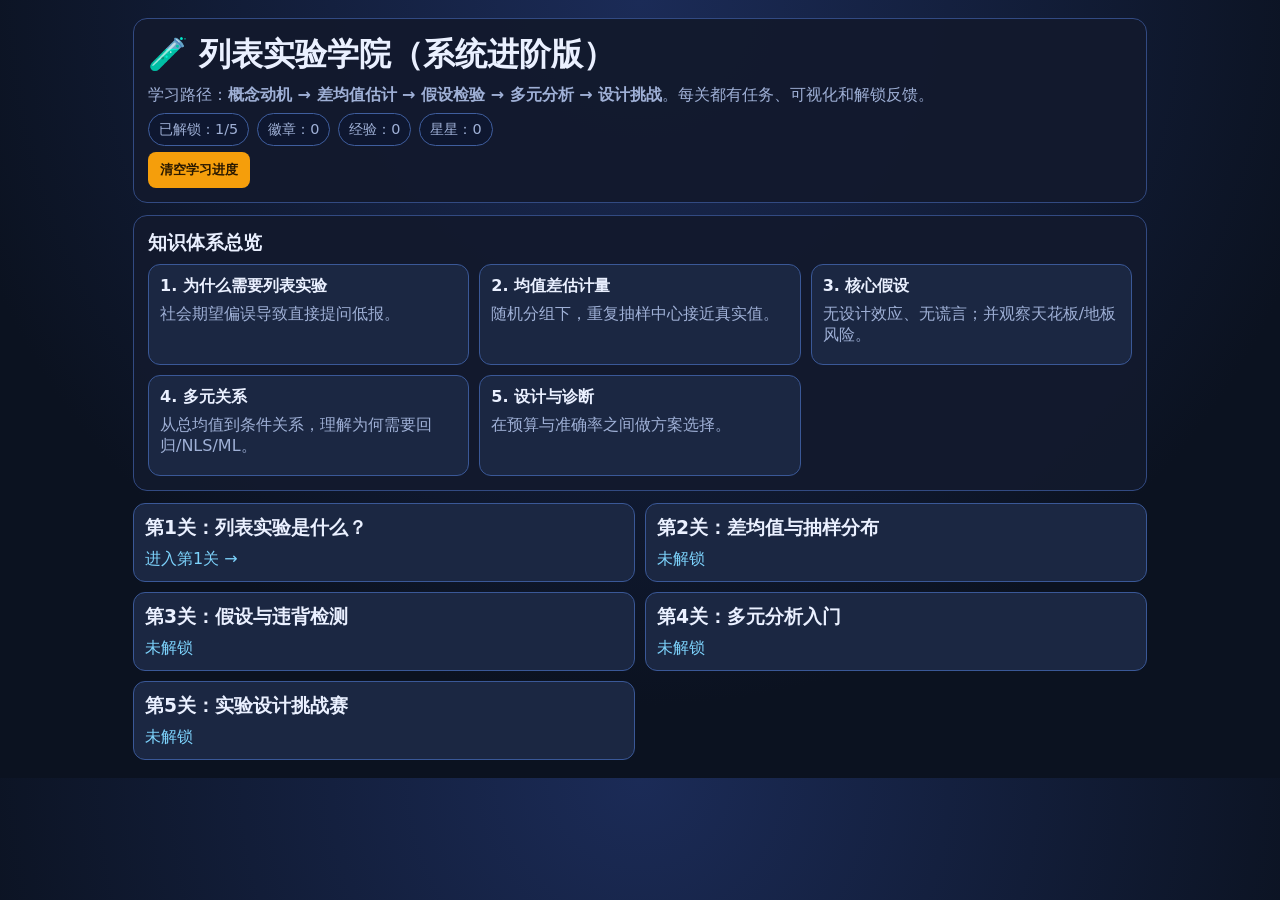
<file: index.html>
<!doctype html><html lang="zh-CN"><head><meta charset="UTF-8"/><meta name="viewport" content="width=device-width,initial-scale=1.0"/><title>列表实验学院</title><link rel="stylesheet" href="styles.css"/></head>
<body><div class="container">
<div class="panel">
  <h1>🧪 列表实验学院（系统进阶版）</h1>
  <p>学习路径：<strong>概念动机 → 差均值估计 → 假设检验 → 多元分析 → 设计挑战</strong>。每关都有任务、可视化和解锁反馈。</p>
  <div class="topbar"><span class="badge">已解锁：<span id="u">1</span>/5</span><span class="badge">徽章：<span id="b">0</span></span><span class="badge">经验：<span id="x">0</span></span><span class="badge">星星：<span id="s">0</span></span></div>
  <button class="warn" id="reset">清空学习进度</button>
</div>
<div class="panel">
  <h3>知识体系总览</h3>
  <div class="grid three">
    <div class="card"><strong>1. 为什么需要列表实验</strong><p>社会期望偏误导致直接提问低报。</p></div>
    <div class="card"><strong>2. 均值差估计量</strong><p>随机分组下，重复抽样中心接近真实值。</p></div>
    <div class="card"><strong>3. 核心假设</strong><p>无设计效应、无谎言；并观察天花板/地板风险。</p></div>
    <div class="card"><strong>4. 多元关系</strong><p>从总均值到条件关系，理解为何需要回归/NLS/ML。</p></div>
    <div class="card"><strong>5. 设计与诊断</strong><p>在预算与准确率之间做方案选择。</p></div>
  </div>
</div>
<div class="grid two">
  <div class="card"><h3>第1关：列表实验是什么？</h3><a class="link" href="chapters/ch1.html">进入第1关 →</a></div>
  <div class="card"><h3>第2关：差均值与抽样分布</h3><a class="link" id="l2" href="#">未解锁</a></div>
  <div class="card"><h3>第3关：假设与违背检测</h3><a class="link" id="l3" href="#">未解锁</a></div>
  <div class="card"><h3>第4关：多元分析入门</h3><a class="link" id="l4" href="#">未解锁</a></div>
  <div class="card"><h3>第5关：实验设计挑战赛</h3><a class="link" id="l5" href="#">未解锁</a></div>
</div>
</div>
<script src="app.js"></script>
<script>
const st=ListCore.getState();
for(const [id,v] of [['u',st.unlocked],['b',st.badges],['x',st.xp],['s',st.stars]]) document.getElementById(id).textContent=v;
[['l2',2],['l3',3],['l4',4],['l5',5]].forEach(([id,c])=>{if(st.unlocked>=c){const e=document.getElementById(id);e.textContent=`进入第${c}关 →`;e.href=`chapters/ch${c}.html`;}});
document.getElementById('reset').onclick=()=>{ListCore.resetState();location.reload();};
</script>
</body></html>
</file>
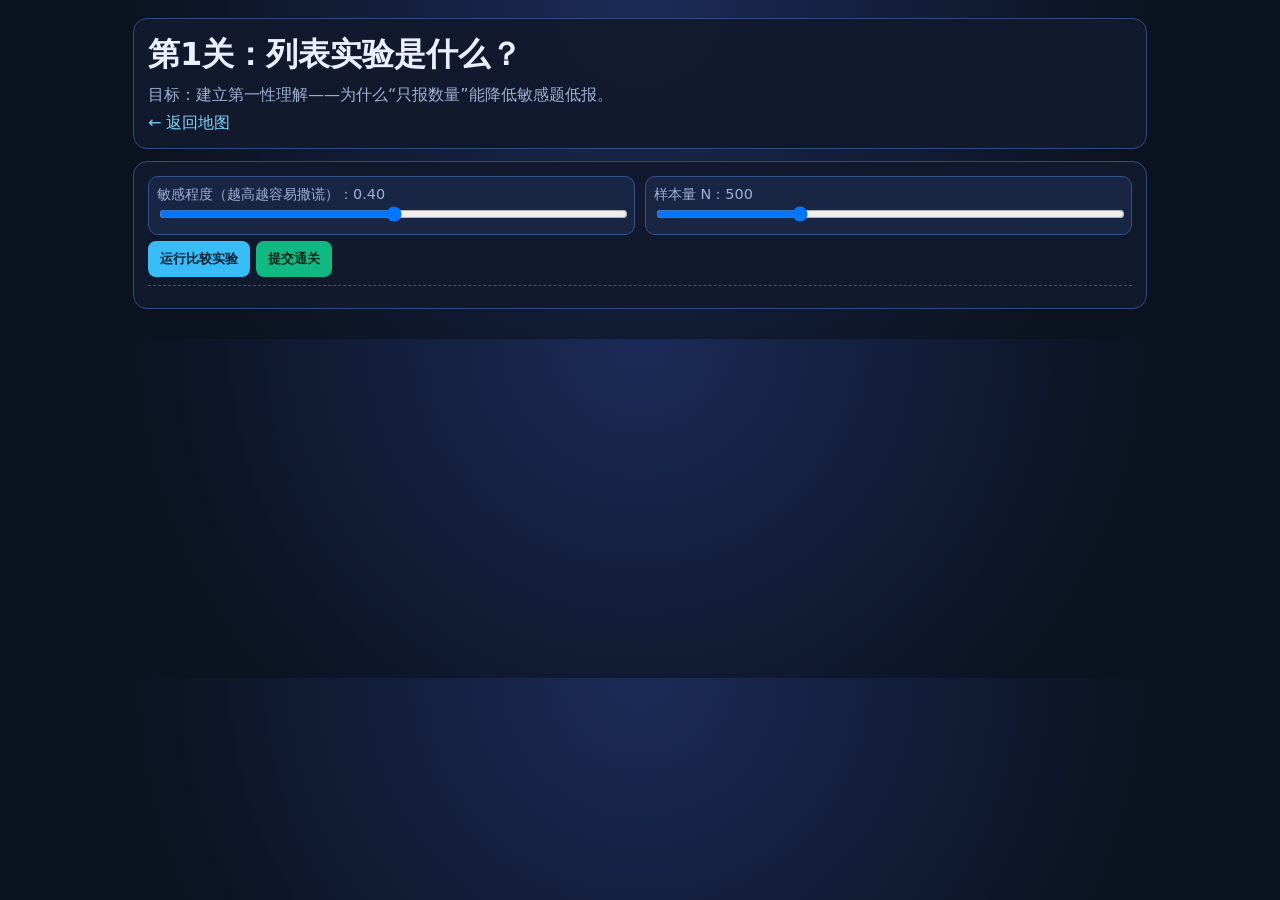
<file: chapters/ch1.html>
<!doctype html><html lang="zh-CN"><head><meta charset="UTF-8"/><meta name="viewport" content="width=device-width,initial-scale=1.0"/><title>第1关</title><link rel="stylesheet" href="../styles.css"/></head>
<body><div class="container"><div class="panel"><h1>第1关：列表实验是什么？</h1><p>目标：建立第一性理解——为什么“只报数量”能降低敏感题低报。</p><a class="link" href="../index.html">← 返回地图</a></div>
<div class="panel">
  <div class="grid two">
    <div class="control"><label>敏感程度（越高越容易撒谎）：<span id="lieV">0.40</span></label><input id="lie" type="range" min="0" max="0.8" step="0.05" value="0.4"></div>
    <div class="control"><label>样本量 N：<span id="nV">500</span></label><input id="n" type="range" min="200" max="1200" step="100" value="500"></div>
  </div>
  <button class="primary" id="run">运行比较实验</button><button class="success" id="pass" disabled>提交通关</button>
  <div id="bars" class="bar-wrap"></div><div id="out" class="log"></div>
</div></div>
<script src="../app.js"></script><script>
const n=document.getElementById('n'), lie=document.getElementById('lie');
const nV=document.getElementById('nV'), lieV=document.getElementById('lieV');
[n,lie].forEach(el=>el.oninput=()=>{nV.textContent=n.value;lieV.textContent=Number(lie.value).toFixed(2);});
const bars=document.getElementById('bars'), out=document.getElementById('out'); let passReady=false;
const row=(name,val)=>`<div class='row'><div>${name}</div><div class='track'><div class='fill' style='width:${Math.max(0,Math.min(1,val))*100}%'></div></div><div class='mono'>${(val*100).toFixed(1)}%</div></div>`;
document.getElementById('run').onclick=()=>{
  const rows=ListCore.simulateListExperiment({n:+n.value,directLieProb:+lie.value});
  const truth=ListCore.truthMean(rows), direct=ListCore.directMean(rows), dim=ListCore.diffInMeans(rows).est;
  bars.innerHTML=row('真实敏感比例',truth)+row('直接提问',direct)+row('列表实验(DIM)',dim);
  const errD=Math.abs(direct-truth), errL=Math.abs(dim-truth);
  passReady=errL<errD; document.getElementById('pass').disabled=false;
  out.innerHTML=`<div>误差：直接提问 ${errD.toFixed(3)} vs 列表实验 ${errL.toFixed(3)}</div><div class='note'>看趋势而非单次：通常敏感程度越高，直接提问低报越明显。</div><div class='${passReady?'ok':'warnText'}'>${passReady?'本轮已看到列表实验优势':'本轮噪声较大，建议再跑1-2次确认趋势'}</div>`;
  ListCore.updateProgress({xp:8,stars:1});
};
document.getElementById('pass').onclick=()=>{
  if(!passReady){out.innerHTML=`<div class='warnText'>请先跑到一次“列表实验更接近真实值”再提交。</div>`+out.innerHTML;return;}
  ListCore.updateProgress({xp:30,stars:3,badge:true,unlock:2});
  out.innerHTML=`<div class='ok'>✅ 通关！已解锁第2关。</div>`+out.innerHTML;
};
</script></body></html>
</file>
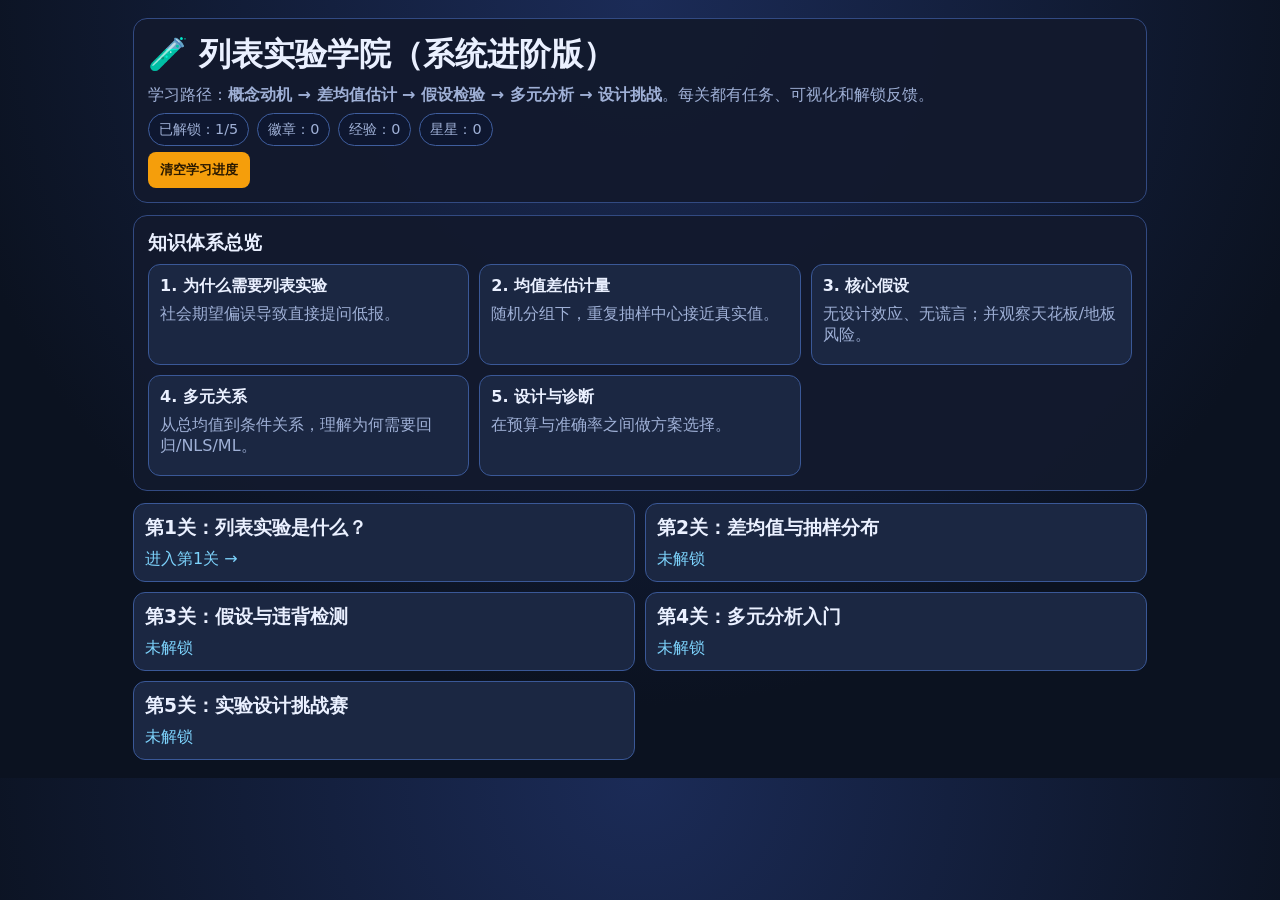
<file: chapters/ch2.html>
<!doctype html><html lang="zh-CN"><head><meta charset="UTF-8"/><meta name="viewport" content="width=device-width,initial-scale=1.0"/><title>第2关</title><link rel="stylesheet" href="../styles.css"/></head>
<body><div class="container"><div class="panel"><h1>第2关：差均值估计量与抽样分布</h1><p>目标：理解“单次会波动，但重复后中心靠近真实值”。</p><a class="link" href="../index.html">← 返回地图</a></div>
<div class="panel">
  <div class="grid two">
    <div class="control"><label>每次实验样本量 N：<span id="nV">250</span></label><input id="n" type="range" min="120" max="800" step="20" value="250"></div>
    <div class="control"><label>重复次数 R：<span id="rV">120</span></label><input id="r" type="range" min="40" max="300" step="20" value="120"></div>
  </div>
  <button class="primary" id="run">生成抽样分布</button><button class="success" id="pass" disabled>提交通关</button>
  <div id="hist" class="bar-wrap"></div><div id="out" class="log"></div>
</div></div>
<script src="../app.js"></script><script>
if(ListCore.getState().unlocked<2) location.href='../index.html';
const n=document.getElementById('n'), r=document.getElementById('r'), nV=document.getElementById('nV'), rV=document.getElementById('rV');
[n,r].forEach(e=>e.oninput=()=>{nV.textContent=n.value;rV.textContent=r.value;});
const hist=document.getElementById('hist'), out=document.getElementById('out'); let good=false;
const bucket=v=>Math.max(0,Math.min(9,Math.floor(v*10)));
document.getElementById('run').onclick=()=>{
  const R=+r.value, N=+n.value, bins=Array(10).fill(0), est=[], tr=[];
  for(let i=0;i<R;i++){const rows=ListCore.simulateListExperiment({n:N,directLieProb:0.35});const d=ListCore.diffInMeans(rows).est,t=ListCore.truthMean(rows);bins[bucket(d)]++;est.push(d);tr.push(t);}  
  const mEst=est.reduce((a,b)=>a+b,0)/R, mTr=tr.reduce((a,b)=>a+b,0)/R;
  hist.innerHTML=bins.map((b,i)=>`<div class='row'><div>${(i/10).toFixed(1)}-${((i+1)/10).toFixed(1)}</div><div class='track'><div class='fill' style='width:${(b/R*100).toFixed(1)}%'></div></div><div>${b}</div></div>`).join('');
  good=Math.abs(mEst-mTr)<0.03;
  out.innerHTML=`<div>中心比较：平均DIM=${mEst.toFixed(3)}；平均真实值=${mTr.toFixed(3)}</div><div class='note'>N越大、R越多，你越容易看清“估计量长期行为”。</div><div class='${good?'ok':'warnText'}'>${good?'已满足通关条件':'继续增大N或R再试一次'}</div>`;
  document.getElementById('pass').disabled=false; ListCore.updateProgress({xp:10,stars:1});
};
document.getElementById('pass').onclick=()=>{if(!good){out.innerHTML=`<div class='warnText'>请先达到条件再提交。</div>`+out.innerHTML;return;} ListCore.updateProgress({xp:35,stars:3,badge:true,unlock:3}); out.innerHTML=`<div class='ok'>✅ 通关！已解锁第3关。</div>`+out.innerHTML;};
</script></body></html>
</file>
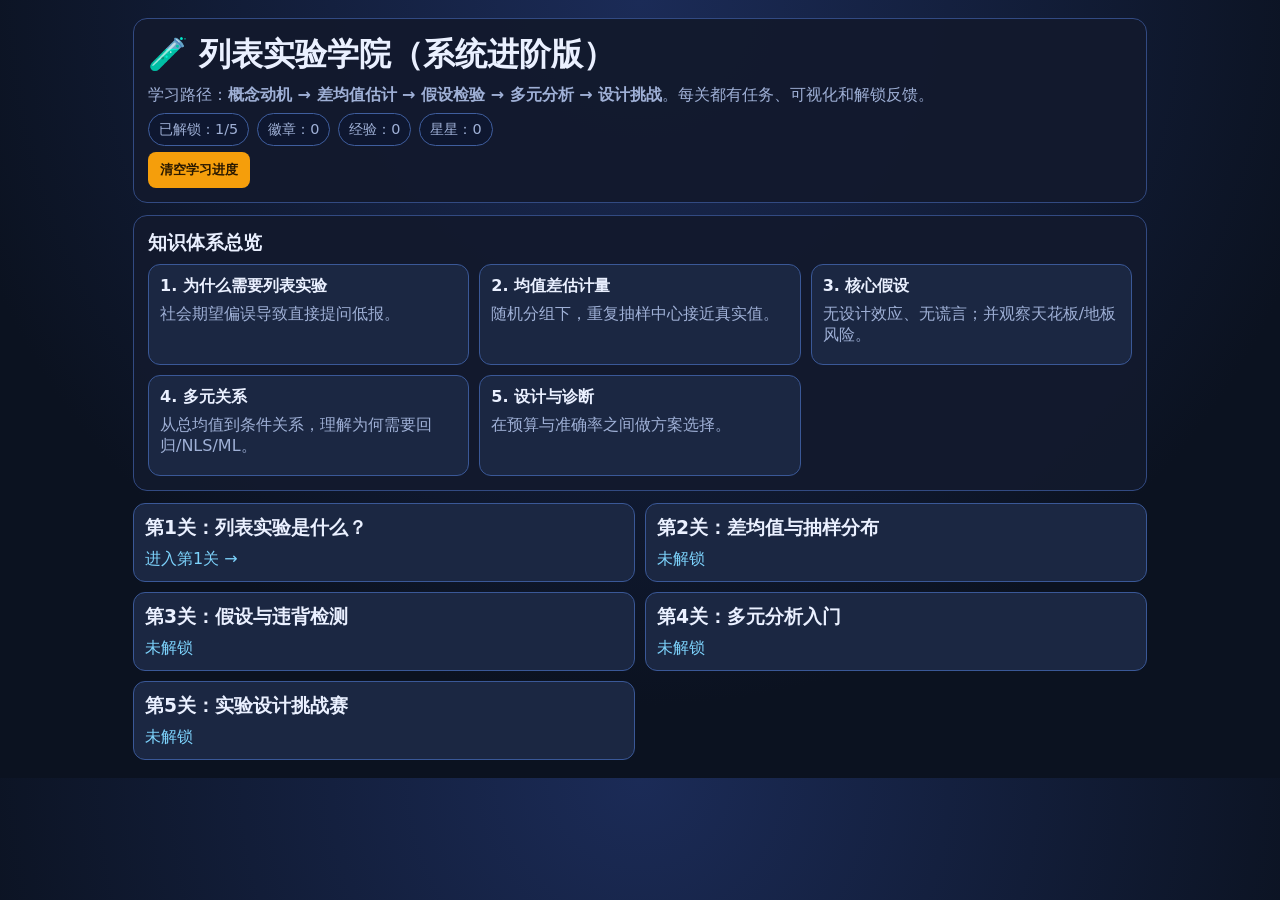
<file: chapters/ch3.html>
<!doctype html><html lang="zh-CN"><head><meta charset="UTF-8"/><meta name="viewport" content="width=device-width,initial-scale=1.0"/><title>第3关</title><link rel="stylesheet" href="../styles.css"/></head>
<body><div class="container"><div class="panel"><h1>第3关：关键假设与诊断</h1><p>目标：系统理解无设计效应、无谎言及天花板/地板效应对估计的影响。</p><a class="link" href="../index.html">← 返回地图</a></div>
<div class="panel">
<div class="grid two">
  <div class="control"><label>设计效应强度：<span id="deV">0.00</span></label><input id="de" type="range" min="0" max="1.2" step="0.1" value="0"></div>
  <div class="control"><label>直接提问谎报率：<span id="liV">0.30</span></label><input id="li" type="range" min="0" max="0.8" step="0.05" value="0.3"></div>
  <div class="control"><label>天花板谎报：<span id="ceV">0.00</span></label><input id="ce" type="range" min="0" max="0.8" step="0.05" value="0"></div>
  <div class="control"><label>地板谎报：<span id="flV">0.00</span></label><input id="fl" type="range" min="0" max="0.8" step="0.05" value="0"></div>
</div>
<button class="primary" id="run">运行诊断</button><button class="success" id="pass" disabled>提交通关</button>
<div id="dist" class="bar-wrap"></div><div id="out" class="log"></div>
</div></div>
<script src="../app.js"></script><script>
if(ListCore.getState().unlocked<3) location.href='../index.html';
const ids=['de','li','ce','fl']; ids.forEach(id=>{const el=document.getElementById(id),v=document.getElementById(id+'V');el.oninput=()=>v.textContent=Number(el.value).toFixed(2);});
const dist=document.getElementById('dist'), out=document.getElementById('out'); let good=false;
document.getElementById('run').onclick=()=>{
 const rows=ListCore.simulateListExperiment({n:800,designEffect:+de.value,directLieProb:+li.value,ceilingLie:+ce.value,floorLie:+fl.value});
 const p=ListCore.distByGroup(rows,'yList',5); const dim=ListCore.diffInMeans(rows).est, tr=ListCore.truthMean(rows);
 dist.innerHTML=p.t.map((v,i)=>`<div class='row'><div>Y=${i}</div><div class='track'><div class='fill' style='width:${Math.max(v,p.c[i])*100}%'></div></div><div class='mono'>T:${(v*100).toFixed(1)} C:${(p.c[i]*100).toFixed(1)}</div></div>`).join('');
 const checkLow=p.t[0]<=p.c[0], checkHigh=p.t[5]>=p.c[4], signal=!(checkLow&&checkHigh);
 good = signal && Math.abs(dim-tr)>0.05;
 out.innerHTML=`<div>DIM=${dim.toFixed(3)}，真实=${tr.toFixed(3)}，偏差=${Math.abs(dim-tr).toFixed(3)}</div><div>诊断信号：低端约束${checkLow?'满足':'破坏'}；高端约束${checkHigh?'满足':'破坏'}</div><div class='note'>你可以把参数拉高，主动制造假设违背，再观察估计变化。</div><div class='${good?'ok':'warnText'}'>${good?'你已成功识别“假设违背→估计风险”':'建议继续调高设计效应/天花板或地板谎报，再运行一次'}</div>`;
 document.getElementById('pass').disabled=false; ListCore.updateProgress({xp:12,stars:1});
}
document.getElementById('pass').onclick=()=>{if(!good){out.innerHTML=`<div class='warnText'>请先触发一次清晰的违背信号再提交。</div>`+out.innerHTML;return;} ListCore.updateProgress({xp:40,stars:4,badge:true,unlock:4}); out.innerHTML=`<div class='ok'>✅ 通关！已解锁第4关。</div>`+out.innerHTML;};
</script></body></html>
</file>
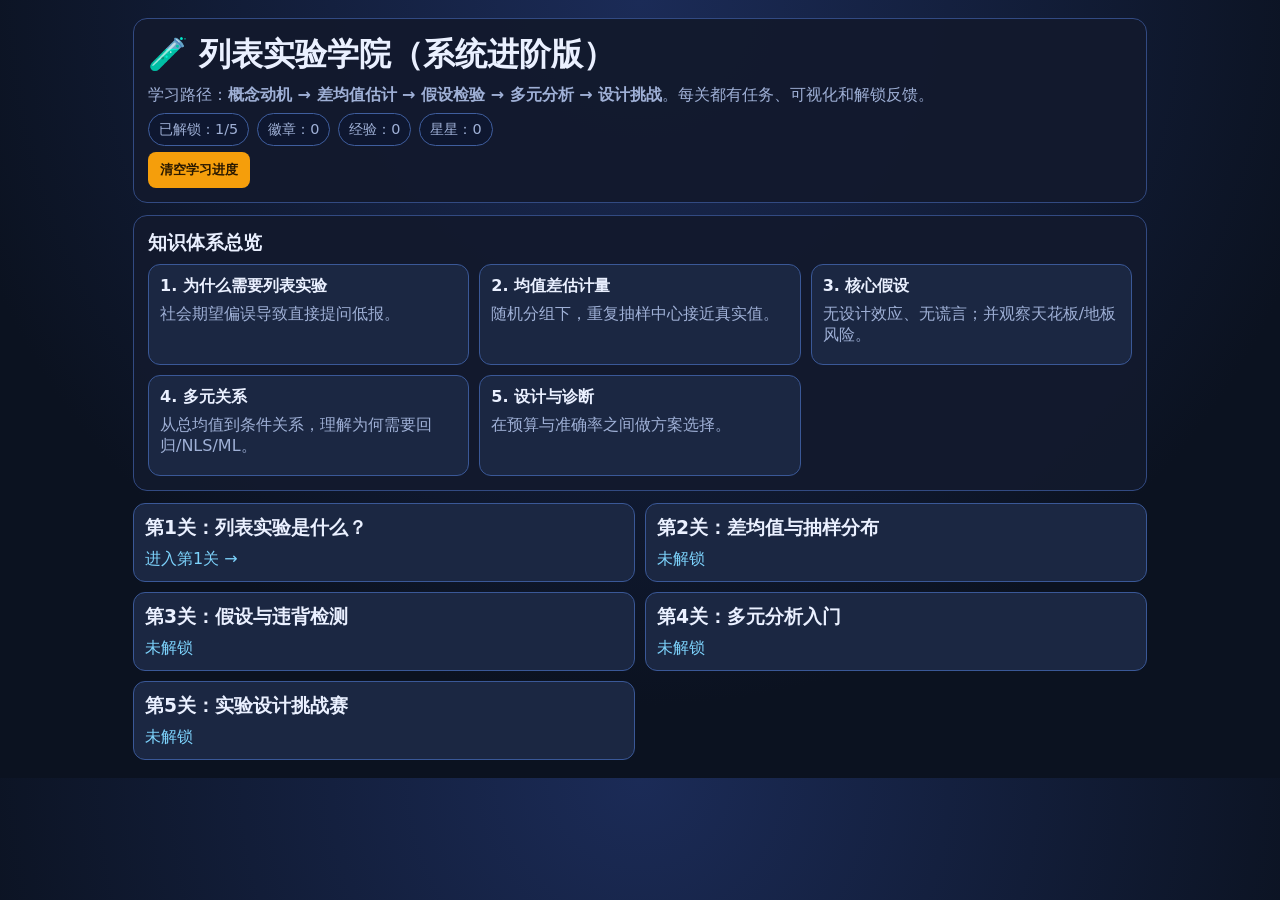
<file: chapters/ch4.html>
<!doctype html><html lang="zh-CN"><head><meta charset="UTF-8"/><meta name="viewport" content="width=device-width,initial-scale=1.0"/><title>第4关</title><link rel="stylesheet" href="../styles.css"/></head>
<body><div class="container"><div class="panel"><h1>第4关：多元分析入门</h1><p>目标：理解“仅看总均值差”与“控制协变量后的估计”为何会不同。</p><a class="link" href="../index.html">← 返回地图</a></div>
<div class="panel">
<div class="grid two">
  <div class="control"><label>分组偏置强度（X影响进入实验组）：<span id="tbV">0.80</span></label><input id="tb" type="range" min="0" max="2" step="0.1" value="0.8"></div>
  <div class="control"><label>样本量 N：<span id="nV">220</span></label><input id="n" type="range" min="120" max="800" step="20" value="220"></div>
</div>
<button class="primary" id="run">运行一次比较</button><button class="success" id="pass" disabled>提交通关</button>
<div id="bars" class="bar-wrap"></div><div id="out" class="log"></div>
</div></div>
<script src="../app.js"></script><script>
if(ListCore.getState().unlocked<4) location.href='../index.html';
const tb=document.getElementById('tb'), n=document.getElementById('n'); tb.oninput=()=>tbV.textContent=Number(tb.value).toFixed(2); n.oninput=()=>nV.textContent=n.value;
const bars=document.getElementById('bars'), out=document.getElementById('out'); let good=false;
const row=(name,val)=>`<div class='row'><div>${name}</div><div class='track'><div class='fill' style='width:${Math.max(0,Math.min(1,val))*100}%'></div></div><div class='mono'>${val.toFixed(3)}</div></div>`;
document.getElementById('run').onclick=()=>{
  const rows=ListCore.simulateListExperiment({n:+n.value,treatmentBias:+tb.value,directLieProb:0.35});
  const truth=ListCore.truthMean(rows), dim=ListCore.diffInMeans(rows).est, b1=ListCore.olsTreatmentCoeff(rows);
  const errDim=Math.abs(dim-truth), errReg=Math.abs(b1-truth); good=errReg<errDim;
  bars.innerHTML=row('真实比例',truth)+row('DIM',dim)+row('控制X后的β1',b1);
  out.innerHTML=`<div>误差：|DIM-Truth|=${errDim.toFixed(3)}；|β1-Truth|=${errReg.toFixed(3)}</div><div class='note'>这一步对应文献中“从均值差扩展到多元关系”的核心动机。正式研究可进一步用NLS/ML/EM提高效率与识别能力。</div><div class='${good?'ok':'warnText'}'>${good?'本轮多元控制更接近真实值':'可提高分组偏置或减小样本量再观察差异'}</div>`;
  document.getElementById('pass').disabled=false; ListCore.updateProgress({xp:12,stars:1});
};
document.getElementById('pass').onclick=()=>{if(!good){out.innerHTML=`<div class='warnText'>请先观察到一次“多元控制改进”再提交。</div>`+out.innerHTML;return;} ListCore.updateProgress({xp:40,stars:4,badge:true,unlock:5}); out.innerHTML=`<div class='ok'>✅ 通关！已解锁第5关挑战赛。</div>`+out.innerHTML;};
</script></body></html>
</file>
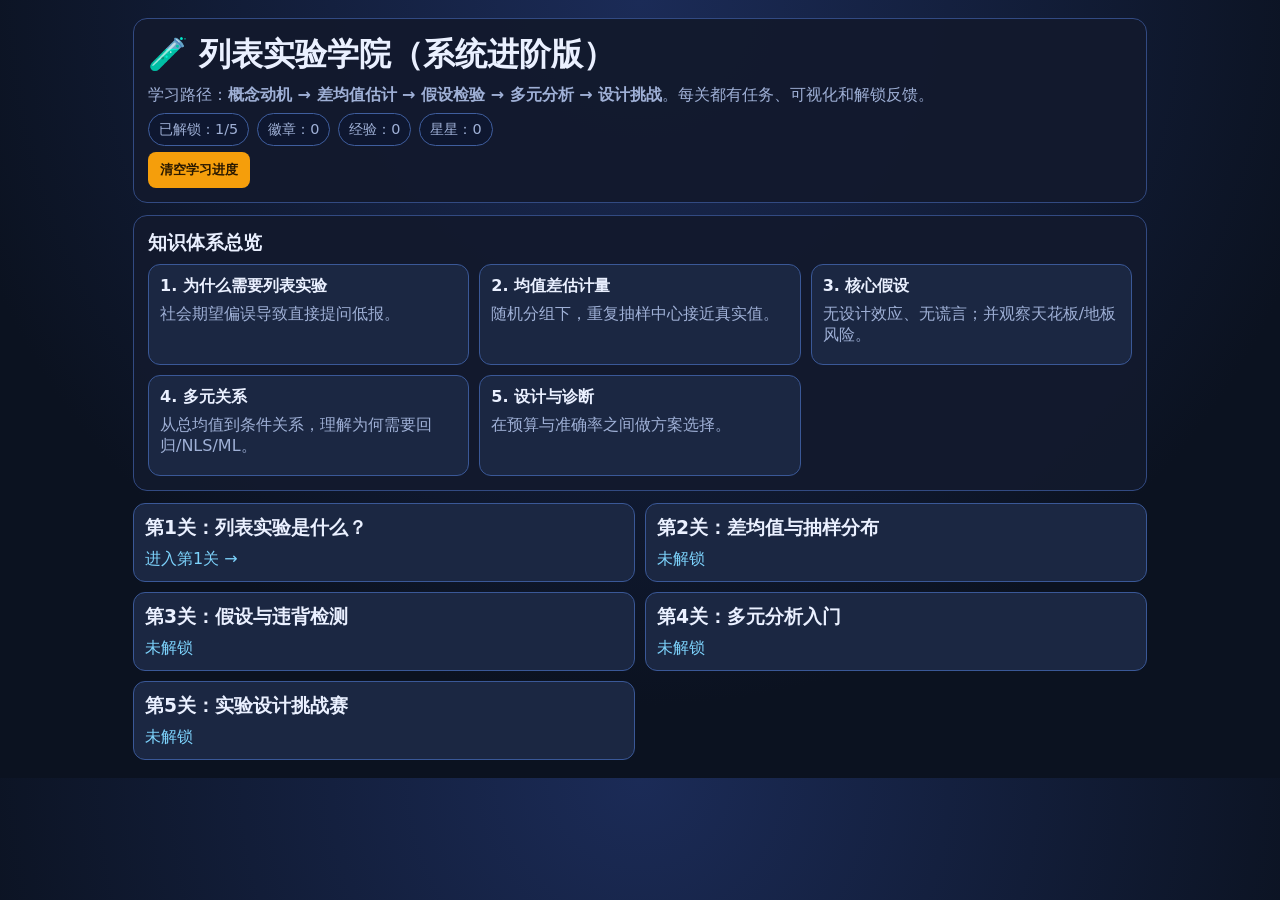
<file: chapters/ch5.html>
<!doctype html><html lang="zh-CN"><head><meta charset="UTF-8"/><meta name="viewport" content="width=device-width,initial-scale=1.0"/><title>第5关</title><link rel="stylesheet" href="../styles.css"/></head>
<body><div class="container"><div class="panel"><h1>第5关：实验设计挑战赛（毕业关）</h1><p>规则：你有预算100点，目标是在预算内把估计误差控制到0.04以内。每轮成本= N/20 + 设计复杂度罚分。</p><a class="link" href="../index.html">← 返回地图</a></div>
<div class="panel">
<div class="grid two">
  <div class="control"><label>N：<span id="nV">300</span></label><input id="n" type="range" min="120" max="1000" step="20" value="300"></div>
  <div class="control"><label>控制题数量J：<span id="jV">4</span></label><input id="j" type="range" min="3" max="6" step="1" value="4"></div>
  <div class="control"><label>直接提问谎报率：<span id="liV">0.35</span></label><input id="li" type="range" min="0.1" max="0.7" step="0.05" value="0.35"></div>
  <div class="control"><label>分组偏置强度：<span id="tbV">0.60</span></label><input id="tb" type="range" min="0" max="1.5" step="0.1" value="0.6"></div>
</div>
<div class="topbar"><span class="badge">预算：<span id="budget">100</span></span><span class="badge">最佳误差：<span id="best">--</span></span></div>
<button class="primary" id="run">提交方案并仿真</button><button class="success" id="graduate" disabled>毕业判定</button>
<div id="bars" class="bar-wrap"></div><div id="out" class="log"></div>
</div></div>
<script src="../app.js"></script><script>
if(ListCore.getState().unlocked<5) location.href='../index.html';
let budget=100,best=999,passed=false;
const ids=['n','j','li','tb']; ids.forEach(id=>{document.getElementById(id).oninput=()=>document.getElementById(id+'V').textContent=(id==='li'||id==='tb')?Number(document.getElementById(id).value).toFixed(2):document.getElementById(id).value;});
const bars=document.getElementById('bars'), out=document.getElementById('out');
const row=(name,val)=>`<div class='row'><div>${name}</div><div class='track'><div class='fill' style='width:${Math.max(0,Math.min(1,val))*100}%'></div></div><div class='mono'>${val.toFixed(3)}</div></div>`;
function refresh(){document.getElementById('budget').textContent=budget;document.getElementById('best').textContent=best===999?'--':best.toFixed(3);}refresh();

document.getElementById('run').onclick=()=>{
  if(budget<=0){out.innerHTML=`<div class='warnText'>预算耗尽，请返回地图重置进度后再挑战。</div>`+out.innerHTML;return;}
  const N=+n.value,J=+j.value,li=+li.value,tb=+tb.value;
  const cost=Math.ceil(N/20 + Math.abs(tb)*8 + (J-3)*3); budget-=cost;
  const base=[0.2,0.32,0.45,0.55,0.38,0.5].slice(0,J);
  const rows=ListCore.simulateListExperiment({n:N,J,controlProb:base,directLieProb:li,treatmentBias:tb});
  const truth=ListCore.truthMean(rows), dim=ListCore.diffInMeans(rows).est, err=Math.abs(dim-truth);
  best=Math.min(best,err); passed = best<=0.04 && budget>=0;
  bars.innerHTML=row('真实比例',truth)+row('你的DIM估计',dim)+row('本轮误差',err);
  out.innerHTML=`<div>本轮成本=${cost}；剩余预算=${budget}</div><div class='note'>设计经验：N提高可降方差；过强分组偏置会放大模型依赖。</div><div class='${passed?'ok':'warnText'}'>${passed?'已达到毕业阈值！点击“毕业判定”':'继续优化参数组合，目标最佳误差≤0.04'}</div>`+out.innerHTML;
  refresh(); ListCore.updateProgress({xp:15,stars:2});
  document.getElementById('graduate').disabled=!passed;
};

document.getElementById('graduate').onclick=()=>{
  if(!passed)return;
  ListCore.updateProgress({xp:60,stars:6,badge:true,unlock:5});
  out.innerHTML=`<div class='ok'>🏆 毕业成功！你已完成从基础概念到设计诊断的完整学习闭环。</div>`+out.innerHTML;
};
</script></body></html>
</file>
<file: styles.css>
:root{--bg:#0b1220;--panel:#121a2d;--card:#1b2742;--text:#eaf0ff;--muted:#9fb0d6;--accent:#67e8f9;--ok:#34d399;--warn:#fbbf24}
*{box-sizing:border-box}body{margin:0;font-family:"PingFang SC","Microsoft YaHei",system-ui,sans-serif;background:radial-gradient(circle at top,#1b2b57 0,var(--bg) 70%);color:var(--text)}
.container{max-width:1050px;margin:0 auto;padding:18px}.panel{background:rgba(18,26,45,.96);border:1px solid #324a82;border-radius:14px;padding:14px;margin-bottom:12px}
h1,h2,h3{margin:0 0 8px}p{margin:7px 0;color:var(--muted)}
.topbar{display:flex;gap:8px;flex-wrap:wrap}.badge{border:1px solid #3f5e9e;border-radius:999px;padding:6px 10px;background:#0e1730;color:var(--muted);font-size:.9rem}
.grid{display:grid;gap:10px}.grid.two{grid-template-columns:1fr 1fr}.grid.three{grid-template-columns:repeat(3,1fr)}@media(max-width:900px){.grid.two,.grid.three{grid-template-columns:1fr}}
.card{background:var(--card);border:1px solid #3a5897;border-radius:12px;padding:11px}
button{border:none;border-radius:8px;padding:9px 12px;font-weight:700;cursor:pointer;margin-right:6px;margin-top:6px}.primary{background:#38bdf8;color:#032133}.secondary{background:#334155;color:#e2e8f0}.success{background:#10b981;color:#05281f}.warn{background:#f59e0b;color:#2a1900}
.link{color:#7dd3fc;text-decoration:none}.link:hover{text-decoration:underline}.ok{color:var(--ok);font-weight:700}.warnText{color:var(--warn);font-weight:700}
.log{max-height:260px;overflow:auto;border-top:1px dashed #36518c;padding-top:8px;margin-top:8px;font-size:.92rem}
.bar-wrap{display:grid;gap:8px}.row{display:grid;grid-template-columns:140px 1fr 80px;gap:8px;align-items:center}.track{height:18px;background:#0d1630;border:1px solid #35508c;border-radius:999px;overflow:hidden}.fill{height:100%;background:linear-gradient(to right,#38bdf8,#10b981);width:0}
.mono{font-family:ui-monospace,SFMono-Regular,Menlo,monospace}.note{font-size:.9rem;color:#b8c7e9}
label{font-size:.9rem;color:var(--muted);display:block}.control{background:#182644;border:1px solid #36518c;border-radius:10px;padding:8px}
input[type='range']{width:100%}
</file>
